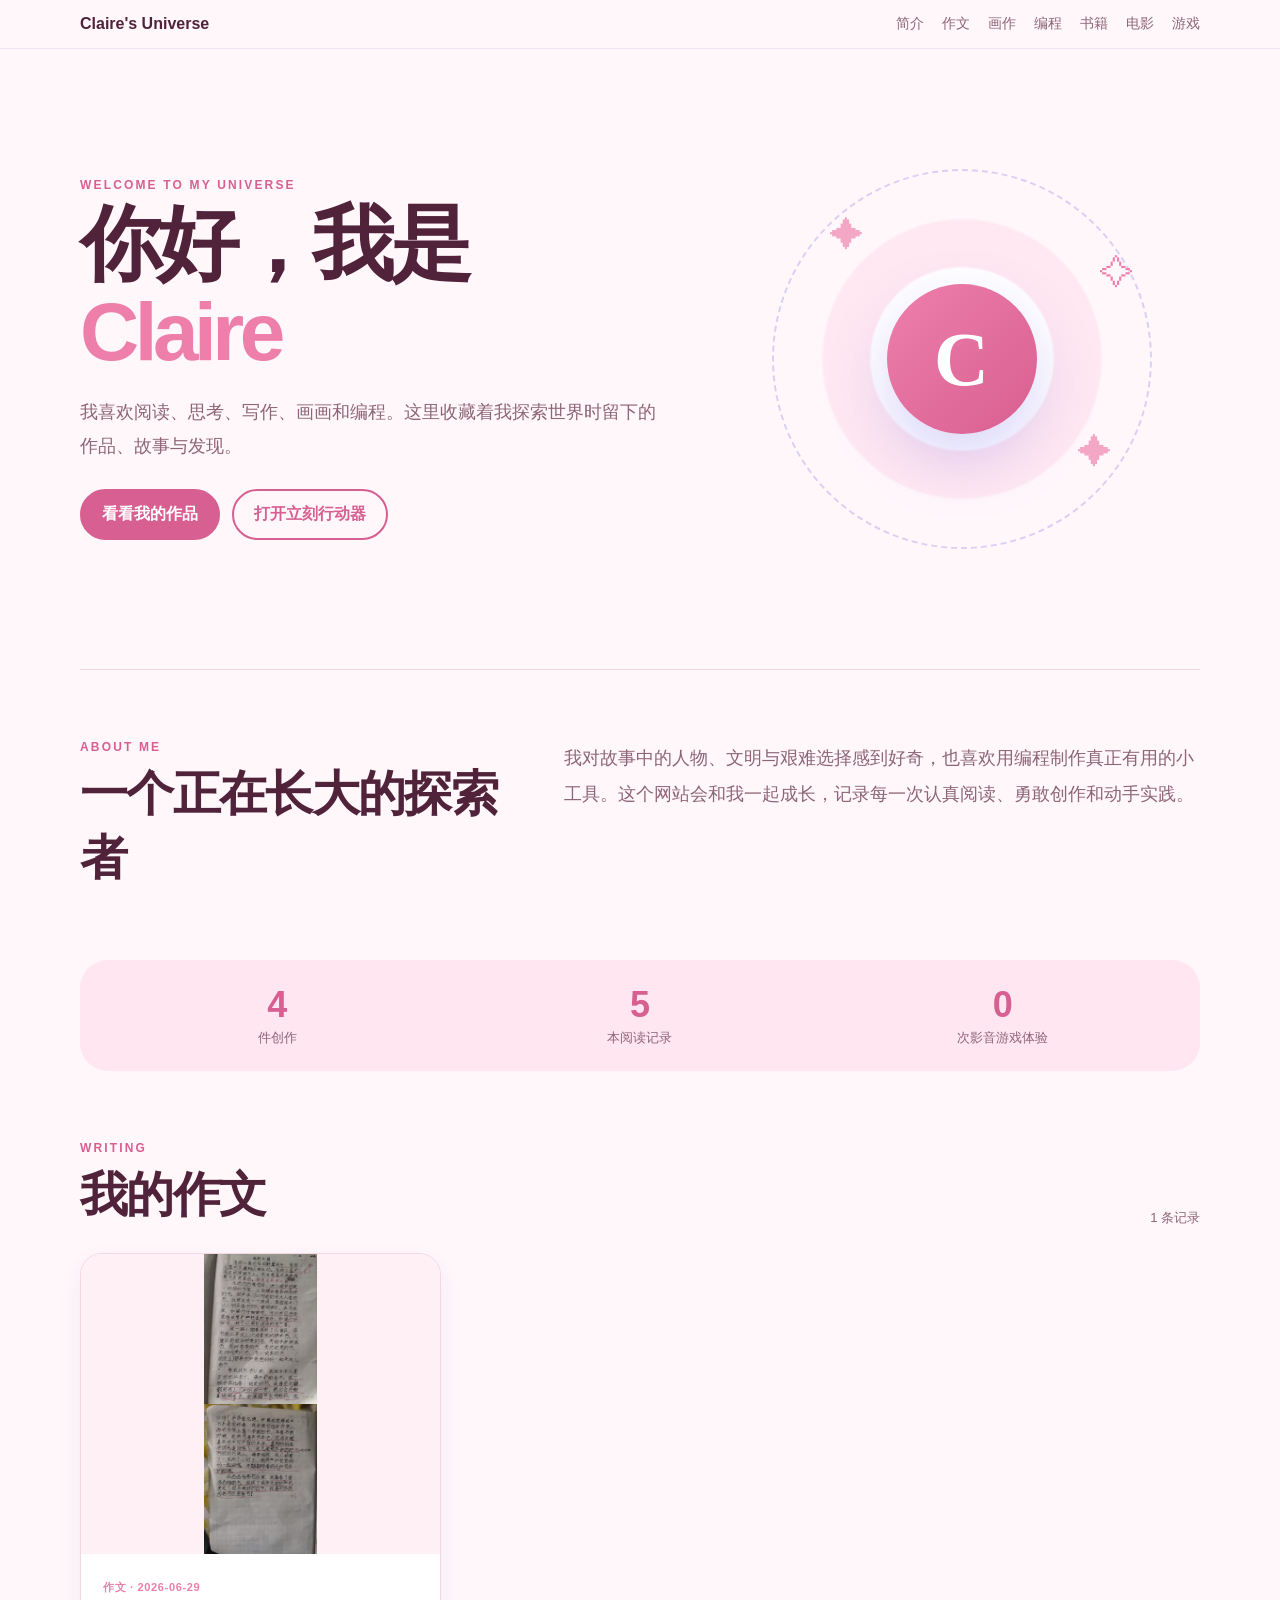
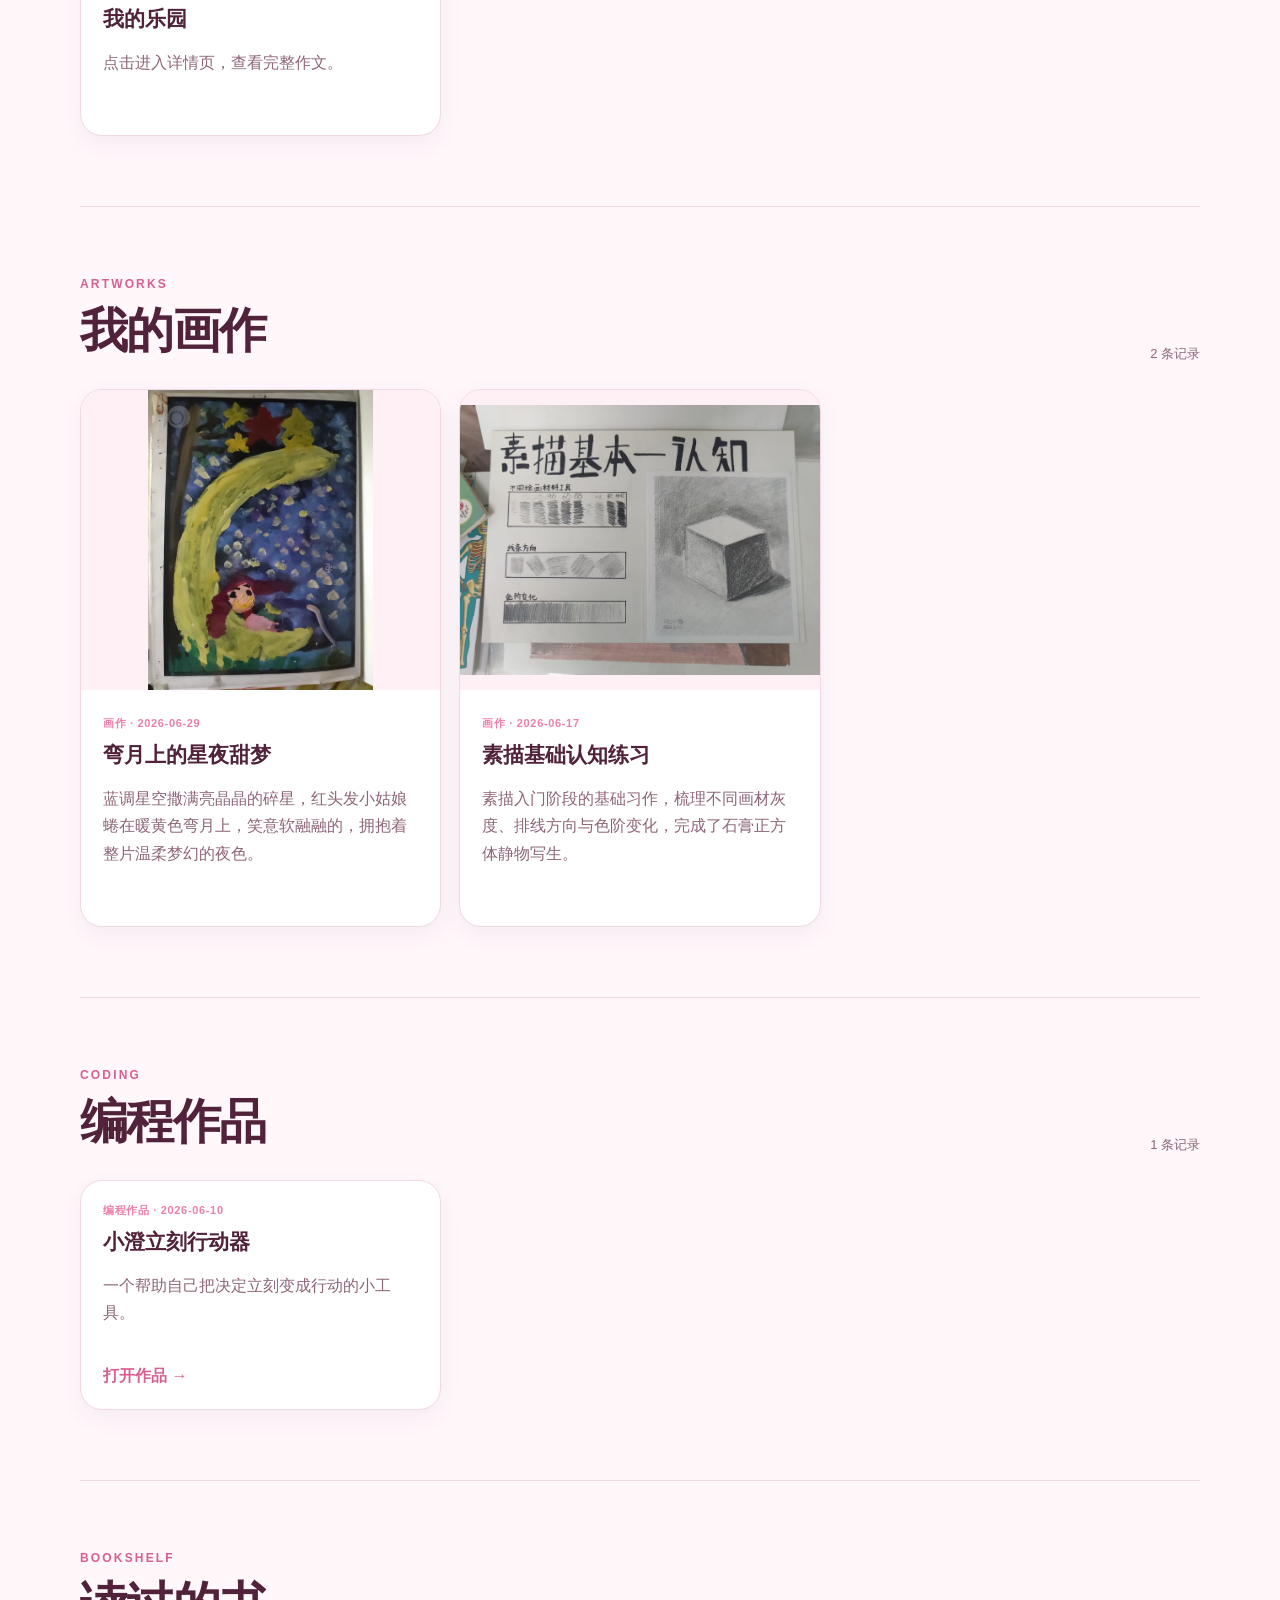
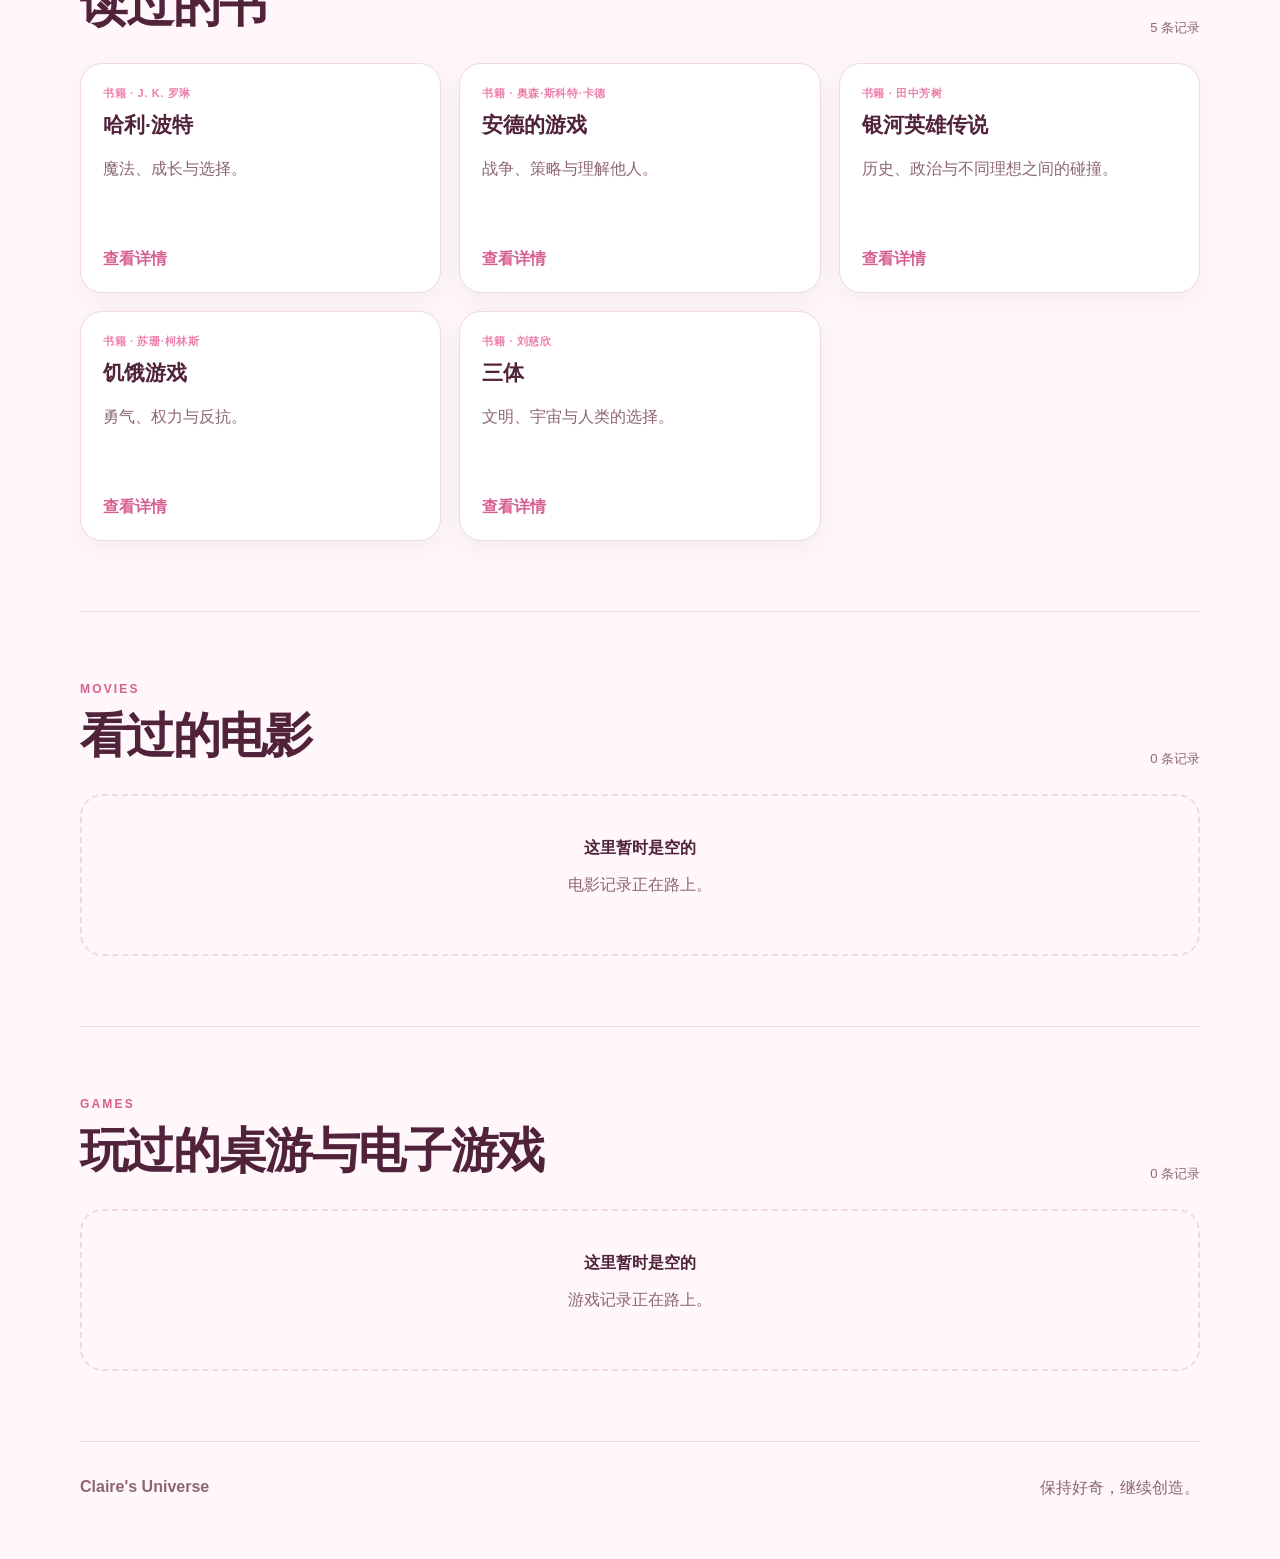
<file: index.html>
<!doctype html>
<html lang="zh-CN">
<head>
  <meta charset="utf-8">
  <meta name="viewport" content="width=device-width, initial-scale=1">
  <meta name="description" content="Claire 的个人作品与阅读记录">
  <title>Claire 的小宇宙</title>
  <link rel="stylesheet" href="site.css?v=20260611-2">
</head>
<body>
  <header class="topbar">
    <a class="brand" href="#home">Claire's Universe</a>
    <button id="menu-button" aria-label="打开导航">菜单</button>
    <nav id="nav">
      <a href="#about">简介</a>
      <a href="#compositions">作文</a>
      <a href="#artworks">画作</a>
      <a href="#projects">编程</a>
      <a href="#books">书籍</a>
      <a href="#movies">电影</a>
      <a href="#games">游戏</a>
    </nav>
  </header>

  <main>
    <section id="home" class="hero">
      <div class="hero-copy">
        <p class="kicker">WELCOME TO MY UNIVERSE</p>
        <h1>你好，我是 <span>Claire</span></h1>
        <p>我喜欢阅读、思考、写作、画画和编程。这里收藏着我探索世界时留下的作品、故事与发现。</p>
        <div class="hero-actions">
          <a class="button primary" href="#projects">看看我的作品</a>
          <a class="button ghost" href="doit/">打开立刻行动器</a>
        </div>
      </div>
      <div class="orbit" aria-hidden="true">
        <div class="planet">C</div>
        <span class="star s1">✦</span><span class="star s2">✦</span><span class="star s3">✧</span>
      </div>
    </section>

    <section id="about" class="about section">
      <div>
        <p class="kicker">ABOUT ME</p>
        <h2>一个正在长大的探索者</h2>
      </div>
      <p class="about-text">我对故事中的人物、文明与艰难选择感到好奇，也喜欢用编程制作真正有用的小工具。这个网站会和我一起成长，记录每一次认真阅读、勇敢创作和动手实践。</p>
    </section>

    <section class="stats section">
      <div><strong id="work-count">0</strong><span>件创作</span></div>
      <div><strong id="book-count">0</strong><span>本阅读记录</span></div>
      <div><strong id="experience-count">0</strong><span>次影音游戏体验</span></div>
    </section>

    <div id="collections"></div>
  </main>

  <footer>
    <strong>Claire's Universe</strong>
    <span>保持好奇，继续创造。</span>
  </footer>

  <dialog id="detail-dialog">
    <button id="close-dialog" aria-label="关闭">×</button>
    <p id="dialog-meta" class="kicker"></p>
    <h2 id="dialog-title"></h2>
    <img id="dialog-image" alt="">
    <p id="dialog-content"></p>
  </dialog>

  <script src="compositions-data.js?v=20260629191328"></script>
  <script src="artworks-data.js?v=20260629191537"></script>
  <script src="data.js?v=20260611-4"></script>
  <script src="site.js?v=20260629-4"></script>
</body>
</html>
</file>
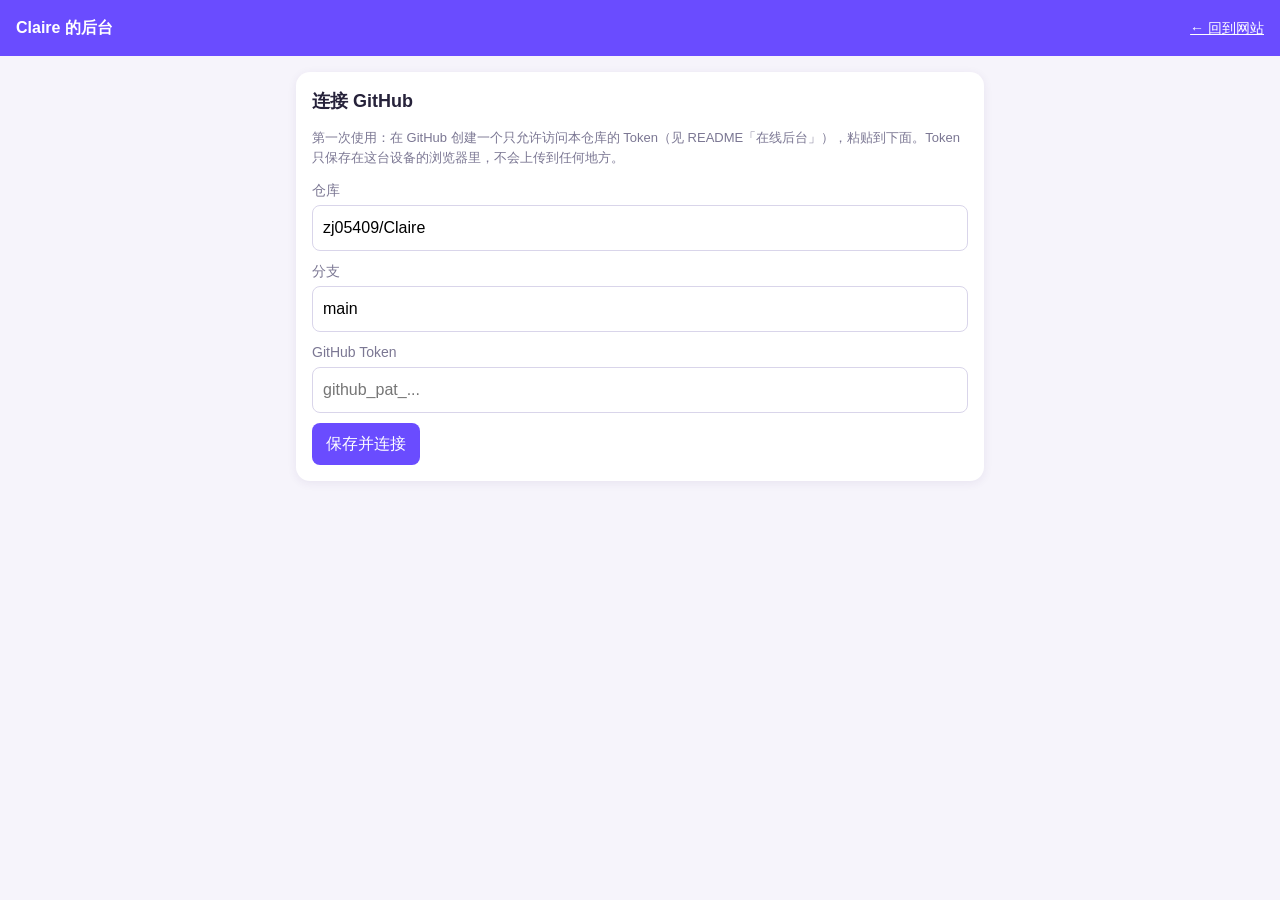
<file: admin/index.html>
<!doctype html>
<html lang="zh-CN">
<head>
  <meta charset="utf-8">
  <meta name="viewport" content="width=device-width, initial-scale=1">
  <meta name="robots" content="noindex,nofollow">
  <title>Claire 的后台</title>
  <style>
    :root { --bg:#f6f4fb; --card:#fff; --ink:#26223a; --muted:#7b7793; --brand:#6a4cff; --danger:#d63c5a; --ok:#1f9d63; }
    * { box-sizing: border-box; }
    body { margin:0; font-family: -apple-system, "PingFang SC", "Microsoft YaHei", sans-serif; background:var(--bg); color:var(--ink); line-height:1.5; }
    header { padding:16px; background:var(--brand); color:#fff; display:flex; justify-content:space-between; align-items:center; }
    header a { color:#fff; font-size:14px; }
    main { max-width:720px; margin:0 auto; padding:16px; }
    .card { background:var(--card); border-radius:14px; padding:16px; margin-bottom:16px; box-shadow:0 2px 10px rgba(60,40,120,.08); }
    h2 { margin:0 0 12px; font-size:18px; }
    label { display:block; font-size:14px; color:var(--muted); margin:10px 0 4px; }
    input[type=text], input[type=password], input[type=date], textarea { width:100%; padding:10px; border:1px solid #d9d5ea; border-radius:8px; font:inherit; }
    textarea { min-height:70px; }
    button { font:inherit; padding:9px 14px; border:0; border-radius:8px; background:#ece8ff; color:var(--brand); cursor:pointer; }
    button.primary { background:var(--brand); color:#fff; }
    button.danger { background:#fde8ec; color:var(--danger); }
    button:disabled { opacity:.5; cursor:default; }
    .tabs { display:flex; gap:8px; margin-bottom:16px; }
    .tabs button { flex:1; }
    .tabs button.active { background:var(--brand); color:#fff; }
    .row { display:flex; gap:8px; flex-wrap:wrap; align-items:center; margin-top:10px; }
    .photos { display:grid; grid-template-columns:repeat(auto-fill,minmax(140px,1fr)); gap:10px; margin-top:10px; }
    .photo { border:1px solid #e3dff2; border-radius:10px; padding:6px; text-align:center; }
    .photo canvas, .photo img { width:100%; height:120px; object-fit:contain; background:#f3f1fa; border-radius:6px; }
    .photo .btns { display:flex; flex-wrap:wrap; gap:4px; justify-content:center; margin-top:6px; }
    .photo .btns button { padding:4px 8px; font-size:13px; }
    .item { display:flex; gap:10px; align-items:center; padding:8px 0; border-bottom:1px solid #eee; }
    .item img { width:56px; height:56px; object-fit:cover; border-radius:8px; }
    .item div { flex:1; min-width:0; }
    .item small { color:var(--muted); }
    #status { position:sticky; bottom:8px; padding:10px 14px; border-radius:10px; background:#26223a; color:#fff; display:none; }
    #status.ok { background:var(--ok); } #status.err { background:var(--danger); }
    .hint { font-size:13px; color:var(--muted); }
    .hidden { display:none !important; }
  </style>
</head>
<body>
<header>
  <strong>Claire 的后台</strong>
  <a href="../">← 回到网站</a>
</header>
<main>
  <section class="card" id="login-card">
    <h2>连接 GitHub</h2>
    <p class="hint">第一次使用：在 GitHub 创建一个只允许访问本仓库的 Token（见 README「在线后台」），粘贴到下面。Token 只保存在这台设备的浏览器里，不会上传到任何地方。</p>
    <label>仓库</label><input type="text" id="repo" value="zj05409/Claire">
    <label>分支</label><input type="text" id="branch" value="main">
    <label>GitHub Token</label><input type="password" id="token" placeholder="github_pat_...">
    <div class="row"><button class="primary" id="save-token">保存并连接</button><button id="logout" class="hidden">退出（清除 Token）</button></div>
  </section>

  <div id="app" class="hidden">
    <div class="tabs">
      <button data-tab="comp" class="active">发布作文</button>
      <button data-tab="art">发布画作</button>
      <button data-tab="manage">管理内容</button>
    </div>

    <section class="card tab" id="tab-comp">
      <h2>发布作文</h2>
      <p class="hint">选择或拍摄两张以上作文照片，会自动按顺序拼成一张长图。</p>
      <div class="row">
        <input type="file" id="comp-files" accept="image/*" multiple>
        <input type="file" id="comp-camera" accept="image/*" capture="environment" class="hidden">
        <button id="comp-cam-btn">拍照添加</button>
      </div>
      <div class="photos" id="comp-photos"></div>
      <label>标题</label><input type="text" id="comp-title" placeholder="作文题目">
      <label>日期</label><input type="date" id="comp-date">
      <label>简介（可不填）</label><textarea id="comp-summary" placeholder="点击进入详情页，查看完整作文。"></textarea>
      <div class="row"><button class="primary" id="comp-publish">发布作文</button></div>
    </section>

    <section class="card tab hidden" id="tab-art">
      <h2>发布画作</h2>
      <div class="row">
        <input type="file" id="art-file" accept="image/*">
        <input type="file" id="art-camera" accept="image/*" capture="environment" class="hidden">
        <button id="art-cam-btn">拍照</button>
      </div>
      <div class="photos" id="art-photos"></div>
      <label>画作名称</label><input type="text" id="art-title">
      <label>日期</label><input type="date" id="art-date">
      <label>介绍（可不填）</label><textarea id="art-summary"></textarea>
      <div class="row"><button class="primary" id="art-publish">发布画作</button></div>
    </section>

    <section class="card tab hidden" id="tab-manage">
      <h2>已发布作文</h2><div id="list-comp"></div>
      <h2 style="margin-top:20px">已发布画作</h2><div id="list-art"></div>
      <p class="hint">删除会同时移除网站记录和图片，发布后约 1 分钟生效。GitHub 保留历史，误删可恢复。</p>
    </section>
  </div>
  <div id="status"></div>
</main>

<script>
"use strict";
const $ = (s) => document.querySelector(s);
const LS = {
  get(k, d) { try { return localStorage.getItem(k) ?? d; } catch { return d; } },
  set(k, v) { try { localStorage.setItem(k, v); } catch {} },
  del(k) { try { localStorage.removeItem(k); } catch {} },
};
const CFG = {
  comp: { file: "compositions-data.js", varName: "CLAIRE_COMPOSITIONS", dir: "assets/compositions", prefix: "composition", param: "compositions-data.js", label: "作文" },
  art:  { file: "artworks-data.js", varName: "CLAIRE_ARTWORKS", dir: "assets/artworks", prefix: "artwork", param: "artworks-data.js", label: "画作" },
};
const today = () => { const d = new Date(); return `${d.getFullYear()}-${String(d.getMonth()+1).padStart(2,"0")}-${String(d.getDate()).padStart(2,"0")}`; };
const stamp = () => { const d = new Date(), p = (n) => String(n).padStart(2, "0"); return `${d.getFullYear()}${p(d.getMonth()+1)}${p(d.getDate())}${p(d.getHours())}${p(d.getMinutes())}${p(d.getSeconds())}`; };
const rand8 = () => Array.from(crypto.getRandomValues(new Uint8Array(4)), (b) => b.toString(16).padStart(2, "0")).join("");

function status(msg, kind = "") { const s = $("#status"); s.textContent = msg; s.className = kind; s.style.display = msg ? "block" : "none"; }

/* ---------- GitHub API ---------- */
const gh = {
  repo: () => LS.get("gh_repo", "zj05409/Claire"),
  branch: () => LS.get("gh_branch", "main"),
  async api(path, opts = {}) {
    const res = await fetch(`https://api.github.com/repos/${gh.repo()}${path}`, {
      ...opts,
      headers: { Accept: "application/vnd.github+json", Authorization: `Bearer ${LS.get("gh_token", "")}`, "Content-Type": "application/json" },
    });
    if (!res.ok) {
      let detail = ""; try { detail = (await res.json()).message; } catch {}
      if (res.status === 401) throw new Error("Token 无效或已过期，请重新连接。");
      if (res.status === 403 || res.status === 404) throw new Error(`没有权限访问仓库（${res.status}）：请检查 Token 权限是否包含 Contents 读写。${detail}`);
      throw new Error(`GitHub 错误 ${res.status}：${detail}`);
    }
    return res.status === 204 ? null : res.json();
  },
  async head() {
    const ref = await gh.api(`/git/ref/heads/${gh.branch()}`);
    const commit = await gh.api(`/git/commits/${ref.object.sha}`);
    return { commitSha: ref.object.sha, treeSha: commit.tree.sha };
  },
  async readText(path, commitSha) {
    const f = await gh.api(`/contents/${path.split("/").map(encodeURIComponent).join("/")}?ref=${commitSha}`);
    const bin = atob(f.content.replace(/\n/g, ""));
    return new TextDecoder().decode(Uint8Array.from(bin, (c) => c.charCodeAt(0)));
  },
  async listTree(treeSha) { return (await gh.api(`/git/trees/${treeSha}?recursive=1`)).tree; },
  // files: [{path, text? , base64? , delete?}] -> one atomic commit
  async commit(head, files, message) {
    const entries = [];
    for (const f of files) {
      if (f.delete) { entries.push({ path: f.path, mode: "100644", type: "blob", sha: null }); continue; }
      const blob = await gh.api("/git/blobs", { method: "POST", body: JSON.stringify(
        f.base64 ? { content: f.base64, encoding: "base64" } : { content: f.text, encoding: "utf-8" }) });
      entries.push({ path: f.path, mode: "100644", type: "blob", sha: blob.sha });
    }
    const tree = await gh.api("/git/trees", { method: "POST", body: JSON.stringify({ base_tree: head.treeSha, tree: entries }) });
    const commit = await gh.api("/git/commits", { method: "POST", body: JSON.stringify({ message, tree: tree.sha, parents: [head.commitSha] }) });
    await gh.api(`/git/refs/heads/${gh.branch()}`, { method: "PATCH", body: JSON.stringify({ sha: commit.sha }) });
  },
};

/* ---------- data files ---------- */
function parseItems(text, varName) {
  const m = text.match(new RegExp(`window\\.${varName}\\s*=\\s*(\\[[\\s\\S]*\\]);\\s*$`));
  if (!m) throw new Error("无法读取数据文件格式。");
  return JSON.parse(m[1]);
}
function serializeItems(cfg, items, ver) {
  return `window.${cfg.varName}_VERSION = "${ver}";\nwindow.${cfg.varName} = ${JSON.stringify(items, null, 2)};\n`;
}
function bumpVersion(html, param, ver) {
  return html.replace(new RegExp(`${param.replace(".", "\\.")}\\?v=[^"']+`, "g"), `${param}?v=${ver}`);
}
// Build the file changes for a modified list (add/remove) on a given head.
async function buildDataFiles(kind, head, mutate) {
  const cfg = CFG[kind], ver = stamp();
  const items = parseItems(await gh.readText(cfg.file, head.commitSha), cfg.varName);
  const next = mutate(items);
  const files = [{ path: cfg.file, text: serializeItems(cfg, next, ver) }];
  for (const page of ["index.html", "composition.html"]) {
    let html; try { html = await gh.readText(page, head.commitSha); } catch { continue; }
    const updated = bumpVersion(html, cfg.param, ver);
    if (updated !== html) files.push({ path: page, text: updated });
  }
  return { files, items: next };
}

/* ---------- image handling ---------- */
async function loadCanvas(file, maxSide) {
  const bmp = await createImageBitmap(file, { imageOrientation: "from-image" });
  const scale = Math.min(1, maxSide / Math.max(bmp.width, bmp.height));
  const c = document.createElement("canvas");
  c.width = Math.round(bmp.width * scale); c.height = Math.round(bmp.height * scale);
  c.getContext("2d").drawImage(bmp, 0, 0, c.width, c.height);
  bmp.close?.();
  return c;
}
function rotateCanvas(c, deg) {
  const r = document.createElement("canvas");
  const swap = deg % 180 !== 0;
  r.width = swap ? c.height : c.width; r.height = swap ? c.width : c.height;
  const ctx = r.getContext("2d");
  ctx.translate(r.width / 2, r.height / 2); ctx.rotate(deg * Math.PI / 180);
  ctx.drawImage(c, -c.width / 2, -c.height / 2);
  return r;
}
function stitchCanvases(list, maxWidth = 1800) {
  const width = Math.min(maxWidth, ...list.map((c) => c.width));
  const heights = list.map((c) => Math.round(c.height * width / c.width));
  const out = document.createElement("canvas");
  out.width = width; out.height = heights.reduce((a, b) => a + b, 0);
  const ctx = out.getContext("2d"); ctx.fillStyle = "#fff"; ctx.fillRect(0, 0, out.width, out.height);
  let y = 0; list.forEach((c, i) => { ctx.drawImage(c, 0, y, width, heights[i]); y += heights[i]; });
  return out;
}
const toBase64Jpeg = (canvas, q = 0.86) => new Promise((res, rej) => canvas.toBlob((b) => {
  if (!b) return rej(new Error("图片编码失败"));
  const r = new FileReader(); r.onload = () => res(r.result.split(",")[1]); r.readAsDataURL(b);
}, "image/jpeg", q));

/* ---------- photo list widget ---------- */
function photoList(container, multi) {
  const photos = []; // {canvas}
  const render = () => {
    container.innerHTML = "";
    photos.forEach((p, i) => {
      const box = document.createElement("div"); box.className = "photo";
      const thumb = document.createElement("canvas"); thumb.width = p.canvas.width; thumb.height = p.canvas.height;
      thumb.getContext("2d").drawImage(p.canvas, 0, 0);
      const btns = document.createElement("div"); btns.className = "btns";
      const add = (t, fn, cls = "") => { const b = document.createElement("button"); b.textContent = t; b.className = cls; b.onclick = fn; btns.append(b); };
      if (multi) { add("↑", () => move(i, -1)); add("↓", () => move(i, 1)); }
      add("↻", () => { p.canvas = rotateCanvas(p.canvas, 90); render(); });
      add("↺", () => { p.canvas = rotateCanvas(p.canvas, 270); render(); });
      add("删", () => { photos.splice(i, 1); render(); }, "danger");
      const label = document.createElement("small"); label.textContent = multi ? `第 ${i + 1} 张` : "";
      box.append(thumb, label, btns); container.append(box);
    });
  };
  const move = (i, d) => { const j = i + d; if (j < 0 || j >= photos.length) return; [photos[i], photos[j]] = [photos[j], photos[i]]; render(); };
  return {
    photos,
    async addFiles(files, maxSide) {
      for (const f of files) photos.push({ canvas: await loadCanvas(f, maxSide) });
      render();
    },
    clear() { photos.length = 0; render(); },
  };
}
const compList = photoList($("#comp-photos"), true);
const artList = photoList($("#art-photos"), false);

/* ---------- publish ---------- */
let busy = false;
async function guarded(fn) {
  if (busy) return; busy = true;
  document.querySelectorAll("button").forEach((b) => b.disabled = true);
  try { await fn(); } catch (e) { console.error(e); status(e.message || String(e), "err"); }
  finally { busy = false; document.querySelectorAll("button").forEach((b) => b.disabled = false); }
}

async function publish(kind) {
  const isComp = kind === "comp", cfg = CFG[kind];
  const list = isComp ? compList : artList;
  const title = $(isComp ? "#comp-title" : "#art-title").value.trim();
  const date = $(isComp ? "#comp-date" : "#art-date").value || today();
  const summaryIn = $(isComp ? "#comp-summary" : "#art-summary").value.trim();
  if (!list.photos.length) throw new Error(isComp ? "请先添加作文照片。" : "请先选择画作图片。");
  if (isComp && list.photos.length < 2 && !confirm("只有一张照片，确定发布吗？")) return;
  if (!title) throw new Error("请填写标题。");

  status("正在处理图片……");
  const canvas = isComp ? stitchCanvases(list.photos.map((p) => p.canvas)) : list.photos[0].canvas;
  const base64 = await toBase64Jpeg(canvas);
  const slug = `${cfg.prefix}-${date}-${rand8()}`;
  const imagePath = `${cfg.dir}/${slug}.jpg`;
  const summary = summaryIn || (isComp ? "点击进入详情页，查看完整作文。" : `Claire 的画作《${title}》。`);

  status("正在上传到 GitHub……");
  const head = await gh.head();
  const { files } = await buildDataFiles(kind, head, (items) => [{ slug, title, date, summary, image: imagePath }, ...items]);
  files.push({ path: imagePath, base64 });
  await gh.commit(head, files, `Publish ${isComp ? "composition" : "artwork"}: ${title}`);
  list.clear();
  for (const id of isComp ? ["#comp-title", "#comp-summary"] : ["#art-title", "#art-summary"]) $(id).value = "";
  status(`✅ 已发布《${title}》，约 1 分钟后网站更新。`, "ok");
}

/* ---------- manage ---------- */
async function loadManage() {
  status("正在读取已发布内容……");
  const head = await gh.head();
  for (const kind of ["comp", "art"]) {
    const cfg = CFG[kind], box = $(kind === "comp" ? "#list-comp" : "#list-art");
    const items = parseItems(await gh.readText(cfg.file, head.commitSha), cfg.varName);
    box.innerHTML = items.length ? "" : '<p class="hint">暂无内容</p>';
    for (const it of items) {
      const row = document.createElement("div"); row.className = "item";
      const img = document.createElement("img"); img.src = `../${it.image}`; img.loading = "lazy"; img.alt = "";
      const info = document.createElement("div");
      const t = document.createElement("strong"); t.textContent = it.title;
      const s = document.createElement("small"); s.textContent = it.date;
      info.append(t, document.createElement("br"), s);
      const del = document.createElement("button"); del.className = "danger"; del.textContent = "删除";
      del.onclick = () => guarded(() => remove(kind, it));
      row.append(img, info, del); box.append(row);
    }
  }
  status("");
}
async function remove(kind, item) {
  if (!confirm(`确定删除《${item.title}》吗？`)) return;
  const cfg = CFG[kind];
  status("正在删除……");
  const head = await gh.head();
  const { files } = await buildDataFiles(kind, head, (items) => items.filter((x) => x.slug !== item.slug));
  const tree = await gh.listTree(head.treeSha);
  tree.filter((n) => n.type === "blob" && n.path.startsWith(`${cfg.dir}/${item.slug}`))
      .forEach((n) => files.push({ path: n.path, delete: true }));
  await gh.commit(head, files, `Delete ${cfg.label}: ${item.title}`);
  await loadManage();
  status(`✅ 已删除《${item.title}》。`, "ok");
}

/* ---------- wiring ---------- */
function showApp(on) {
  $("#app").classList.toggle("hidden", !on);
  $("#logout").classList.toggle("hidden", !on);
  $("#login-card").classList.toggle("hidden", on);
}
$("#repo").value = LS.get("gh_repo", "zj05409/Claire");
$("#branch").value = LS.get("gh_branch", "main");
$("#comp-date").value = $("#art-date").value = today();
if (LS.get("gh_token")) showApp(true);

$("#save-token").onclick = () => guarded(async () => {
  const token = $("#token").value.trim();
  if (!token) throw new Error("请粘贴 Token。");
  LS.set("gh_token", token); LS.set("gh_repo", $("#repo").value.trim()); LS.set("gh_branch", $("#branch").value.trim());
  try { await gh.head(); } catch (e) { LS.del("gh_token"); throw e; }
  $("#token").value = ""; showApp(true); status("✅ 已连接。", "ok");
});
$("#logout").onclick = () => { LS.del("gh_token"); showApp(false); status(""); };

document.querySelectorAll(".tabs button").forEach((b) => b.onclick = () => {
  document.querySelectorAll(".tabs button").forEach((x) => x.classList.toggle("active", x === b));
  document.querySelectorAll(".tab").forEach((t) => t.classList.toggle("hidden", t.id !== `tab-${b.dataset.tab}`));
  if (b.dataset.tab === "manage") guarded(loadManage);
});
const addFiles = (list, max) => (e) => guarded(async () => { status("正在读取图片……"); await list.addFiles(e.target.files, max); e.target.value = ""; status(""); });
$("#comp-files").onchange = addFiles(compList, 2400);
$("#comp-camera").onchange = addFiles(compList, 2400);
$("#comp-cam-btn").onclick = () => $("#comp-camera").click();
$("#art-file").onchange = (e) => guarded(async () => { artList.clear(); await artList.addFiles(e.target.files, 2400); e.target.value = ""; });
$("#art-camera").onchange = (e) => guarded(async () => { artList.clear(); await artList.addFiles(e.target.files, 2400); e.target.value = ""; });
$("#art-cam-btn").onclick = () => $("#art-camera").click();
$("#comp-publish").onclick = () => guarded(() => publish("comp"));
$("#art-publish").onclick = () => guarded(() => publish("art"));
</script>
</body>
</html>
</file>
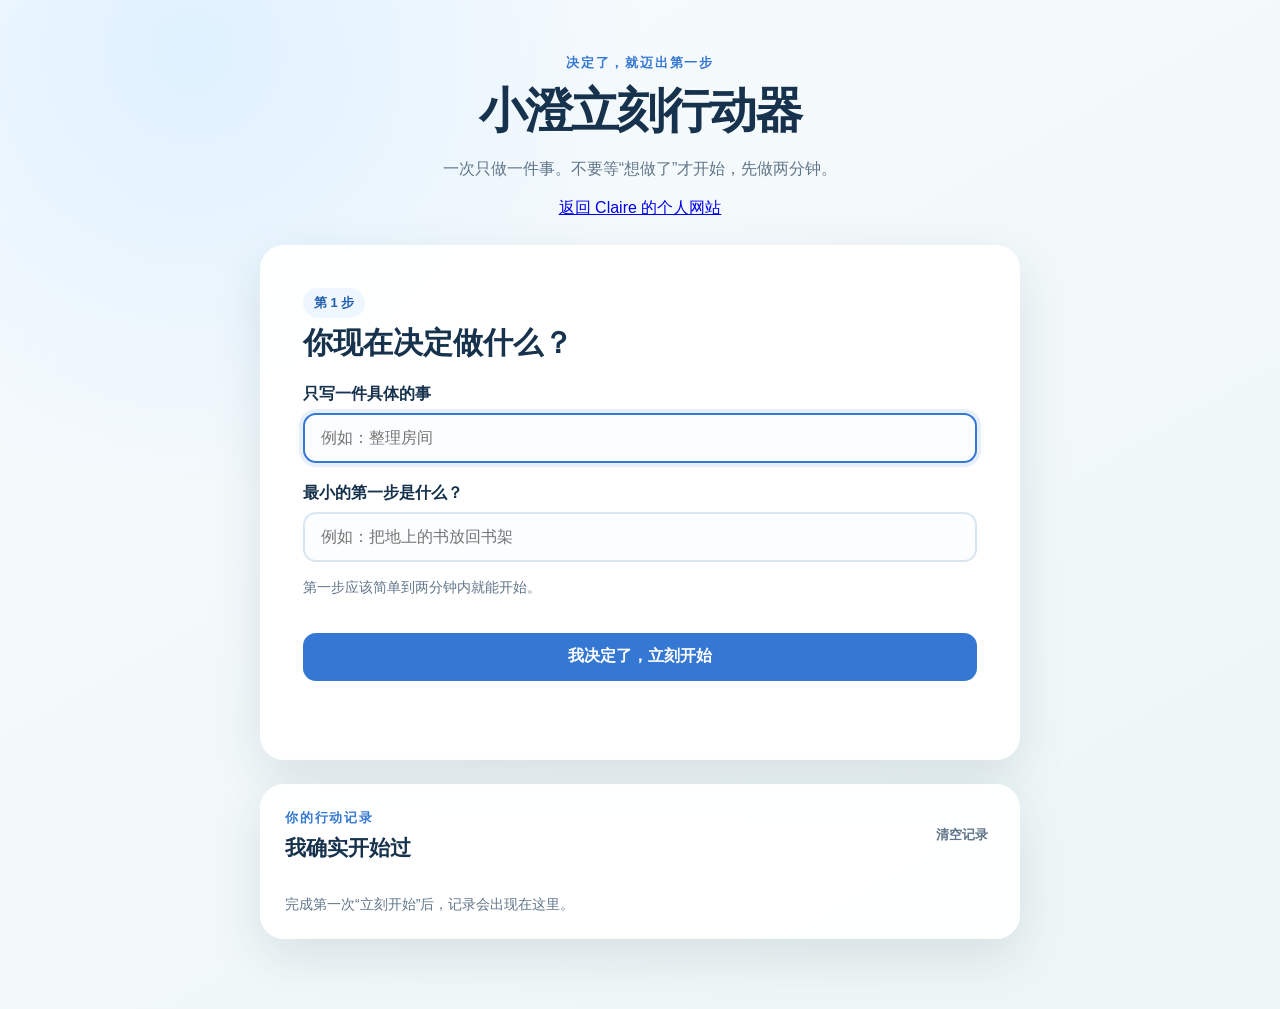
<file: doit/index.html>
<!doctype html>
<html lang="zh-CN">
<head>
  <meta charset="utf-8">
  <meta name="viewport" content="width=device-width, initial-scale=1">
  <title>小澄立刻行动器</title>
  <link rel="stylesheet" href="style.css">
</head>
<body>
  <main class="app">
    <header>
      <p class="eyebrow">决定了，就迈出第一步</p>
      <h1>小澄立刻行动器</h1>
      <p class="intro">一次只做一件事。不要等“想做了”才开始，先做两分钟。</p>
      <p><a href="../">返回 Claire 的个人网站</a></p>
    </header>
    <section id="decide-screen" class="card screen active" aria-labelledby="decide-title">
      <div class="step-label">第 1 步</div>
      <h2 id="decide-title">你现在决定做什么？</h2>
      <label for="task">只写一件具体的事</label>
      <input id="task" maxlength="60" autocomplete="off" placeholder="例如：整理房间">
      <label for="first-action">最小的第一步是什么？</label>
      <input id="first-action" maxlength="80" autocomplete="off" placeholder="例如：把地上的书放回书架">
      <p class="hint">第一步应该简单到两分钟内就能开始。</p>
      <button id="decide-button" class="primary">我决定了，立刻开始</button>
      <p id="form-message" class="message" role="alert"></p>
    </section>
    <section id="launch-screen" class="card screen" aria-labelledby="launch-title">
      <div class="step-label">第 2 步</div>
      <h2 id="launch-title">现在离开屏幕，去做第一步</h2>
      <p class="task-line">要做：<strong id="launch-task"></strong></p>
      <p class="action-line">第一步：<strong id="launch-action"></strong></p>
      <div id="countdown" class="countdown" aria-live="polite">5</div>
      <p class="launch-note">倒计时结束后，马上站起来。先做两分钟就算成功开始。</p>
      <button id="started-button" class="primary hidden">我已经开始了</button>
    </section>
    <section id="doing-screen" class="card screen" aria-labelledby="doing-title">
      <div class="step-label">正在行动</div>
      <h2 id="doing-title">很好，不用一次全部做完</h2>
      <p class="task-line">正在做：<strong id="doing-task"></strong></p>
      <div class="timer-wrap"><span>已经行动</span><strong id="timer">00:00</strong></div>
      <p class="hint center">完成第一步后，可以继续做；需要休息也没关系。</p>
      <div class="button-row">
        <button id="finish-button" class="primary">完成了</button>
        <button id="pause-button" class="secondary">已经开始，稍后继续</button>
      </div>
    </section>
    <section id="done-screen" class="card screen" aria-labelledby="done-title">
      <div class="success-mark">✓</div>
      <h2 id="done-title">你把决定变成了行动</h2>
      <p id="done-summary" class="done-summary"></p>
      <button id="new-button" class="primary">决定下一件事</button>
    </section>
    <section class="history card">
      <div class="history-heading"><div><p class="eyebrow">你的行动记录</p><h2>我确实开始过</h2></div><button id="clear-button" class="text-button">清空记录</button></div>
      <ul id="history-list"></ul>
      <p id="empty-history" class="empty-history">完成第一次“立刻开始”后，记录会出现在这里。</p>
    </section>
  </main>
  <script src="app.js"></script>
</body>
</html>
</file>
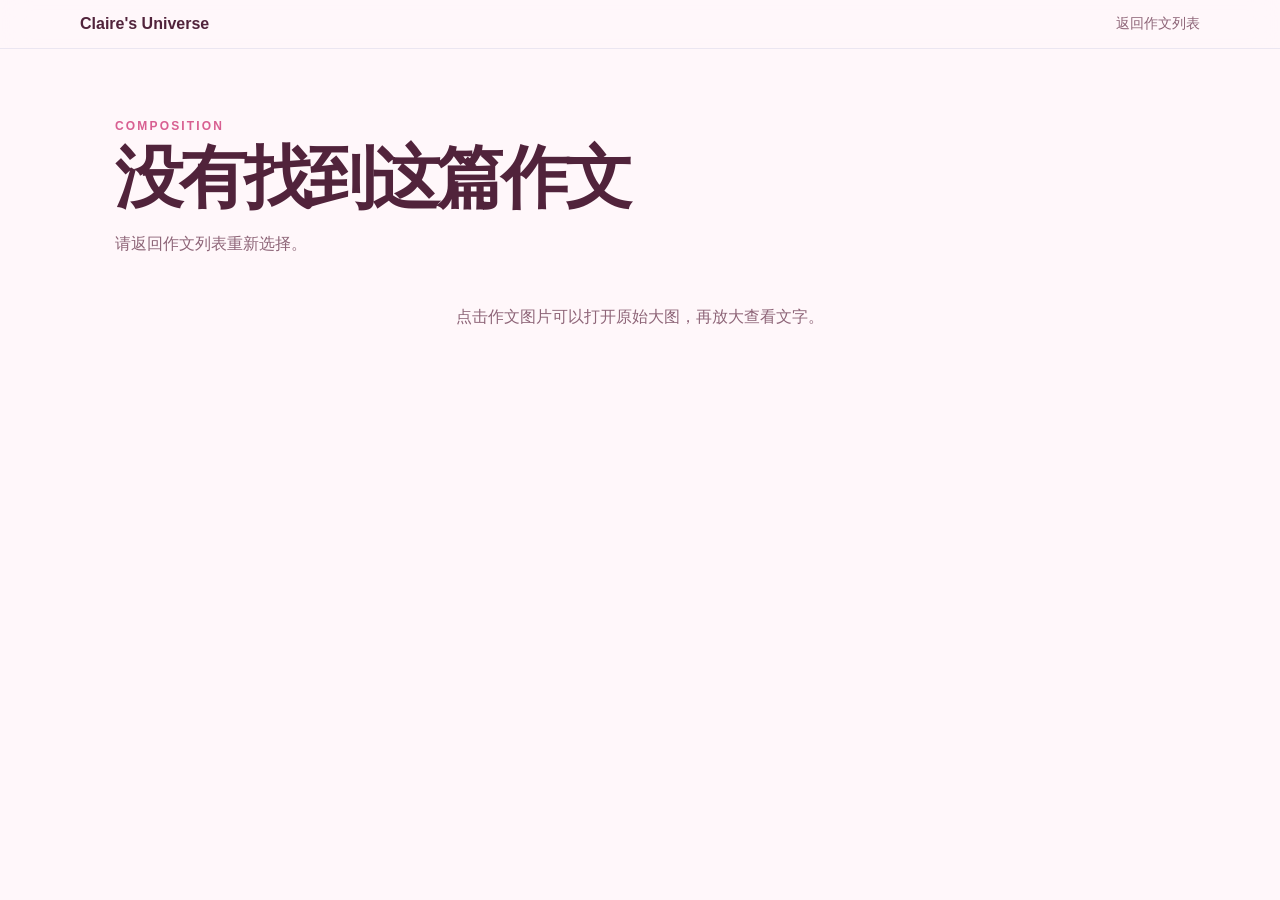
<file: composition.html>
<!doctype html>
<html lang="zh-CN">
<head>
  <meta charset="utf-8">
  <meta name="viewport" content="width=device-width, initial-scale=1">
  <meta http-equiv="Cache-Control" content="no-cache, no-store, must-revalidate">
  <title>作文详情 · Claire 的小宇宙</title>
  <link rel="stylesheet" href="site.css?v=20260611-3">
</head>
<body>
  <header class="topbar">
    <a class="brand" href="./">Claire's Universe</a>
    <nav><a href="./#compositions">返回作文列表</a></nav>
  </header>
  <main id="composition-detail" class="detail-page">
    <p class="kicker">COMPOSITION</p>
    <h1 id="detail-title">正在加载作文……</h1>
    <p id="detail-meta" class="detail-meta"></p>
    <p id="detail-summary" class="detail-summary"></p>
    <a id="full-image-link" target="_blank" rel="noopener" title="点击查看原始大图">
      <img id="full-composition-image" alt="">
    </a>
    <p class="zoom-hint">点击作文图片可以打开原始大图，再放大查看文字。</p>
  </main>
  <script src="compositions-data.js?v=20260629191328"></script>
  <script src="data.js?v=20260611-4"></script>
  <script src="composition.js?v=20260611-5"></script>
</body>
</html>
</file>
<file: site.css>
:root {
  --ink: #51233b;
  --muted: #8e6578;
  --paper: #fff7fa;
  --lavender: #d85f91;
  --pink: #ee7fab;
  --gold: #f3a7c5;
  --line: #f1d8e2;
  --shadow: 0 18px 50px rgba(151, 65, 103, .14);
}

* { box-sizing: border-box; }
html { scroll-behavior: smooth; }
body {
  margin: 0;
  color: var(--ink);
  background: var(--paper);
  font-family: "Microsoft YaHei", "PingFang SC", sans-serif;
}
button, a { font: inherit; }
a { color: inherit; }

.topbar {
  position: sticky;
  z-index: 10;
  top: 0;
  display: flex;
  align-items: center;
  justify-content: space-between;
  gap: 20px;
  padding: 15px max(24px, calc((100% - 1120px) / 2));
  border-bottom: 1px solid rgba(231, 227, 239, .8);
  background: rgba(255, 247, 250, .9);
  backdrop-filter: blur(14px);
}
.brand { text-decoration: none; font-weight: 900; }
nav { display: flex; gap: 18px; }
nav a { color: var(--muted); font-size: 14px; text-decoration: none; }
nav a:hover { color: var(--lavender); }
#menu-button { display: none; }

main, footer { overflow: hidden; }
.hero, .section, footer {
  width: min(1120px, calc(100% - 40px));
  margin-inline: auto;
}
.hero {
  display: grid;
  min-height: 620px;
  grid-template-columns: 1.1fr .9fr;
  align-items: center;
  gap: 60px;
  padding: 70px 0;
}
.kicker {
  margin: 0 0 8px;
  color: var(--lavender);
  font-size: 12px;
  font-weight: 900;
  letter-spacing: .18em;
}
h1 { margin: 0; font-size: clamp(44px, 8vw, 82px); line-height: 1.08; letter-spacing: -.055em; }
h1 span { color: var(--pink); }
.hero-copy > p:not(.kicker) { max-width: 650px; color: var(--muted); font-size: 18px; line-height: 1.9; }
.hero-actions { display: flex; flex-wrap: wrap; gap: 12px; margin-top: 26px; }
.button {
  padding: 13px 20px;
  border: 2px solid var(--lavender);
  border-radius: 999px;
  text-decoration: none;
  font-weight: 800;
}
.button.primary { color: white; background: var(--lavender); }
.button.ghost { color: var(--lavender); }

.orbit {
  position: relative;
  display: grid;
  width: min(380px, 78vw);
  aspect-ratio: 1;
  place-items: center;
  margin: auto;
  border: 2px dashed #d9d1f3;
  border-radius: 50%;
  background: radial-gradient(circle, #fff 0 34%, #ffe8f1 35% 52%, transparent 53%);
  animation: float 5s ease-in-out infinite;
}
.planet {
  display: grid;
  width: 150px;
  aspect-ratio: 1;
  place-items: center;
  border-radius: 50%;
  color: white;
  background: linear-gradient(135deg, var(--pink), var(--lavender));
  box-shadow: 0 25px 60px rgba(120, 104, 230, .28);
  font: 900 76px Georgia, serif;
}
.star { position: absolute; color: var(--gold); font-size: 34px; }
.s1 { top: 12%; left: 15%; }.s2 { right: 10%; bottom: 20%; }.s3 { top: 22%; right: 4%; color: var(--pink); }
@keyframes float { 50% { transform: translateY(-9px); } }

.section { padding: 70px 0; }
.about { display: grid; grid-template-columns: .8fr 1.2fr; gap: 60px; border-top: 1px solid var(--line); }
h2 { margin: 0; font-size: clamp(30px, 5vw, 48px); letter-spacing: -.035em; }
.about-text { margin: 0; color: var(--muted); font-size: 18px; line-height: 2; }
.stats {
  display: grid;
  grid-template-columns: repeat(3, 1fr);
  gap: 16px;
  padding: 24px;
  border-radius: 28px;
  background: #ffe6f0;
}
.stats div { display: grid; gap: 3px; text-align: center; }
.stats strong { color: var(--lavender); font-size: 36px; }
.stats span { color: var(--muted); font-size: 13px; }
.collection { border-bottom: 1px solid var(--line); }
.section-heading { display: flex; align-items: end; justify-content: space-between; gap: 20px; margin-bottom: 26px; }
.section-heading span { color: var(--muted); font-size: 13px; }
.grid { display: grid; grid-template-columns: repeat(3, 1fr); gap: 18px; }
.item-card {
  overflow: hidden;
  min-height: 230px;
  border: 1px solid var(--line);
  border-radius: 22px;
  background: white;
  box-shadow: 0 8px 24px rgba(72, 58, 112, .06);
  transition: transform .18s, box-shadow .18s;
}
.item-card:hover { transform: translateY(-4px); box-shadow: var(--shadow); }
.item-card > img { width: 100%; height: 210px; object-fit: cover; }
.composition-card, .artwork-card { cursor: pointer; }
.composition-card > img { height: 300px; object-fit: contain; background: #fff0f5; }
.artwork-card > img { height: 300px; object-fit: contain; background: #fff0f5; }
.card-body { display: flex; height: 100%; flex-direction: column; align-items: flex-start; padding: 22px; }
.card-meta { margin: 0 0 10px; color: var(--pink); font-size: 11px; font-weight: 900; letter-spacing: .06em; }
.card-body h3 { margin: 0; font-size: 21px; }
.card-body > p:not(.card-meta) { flex: 1; color: var(--muted); line-height: 1.7; }
.card-body a, .card-body button {
  border: 0;
  padding: 0;
  color: var(--lavender);
  background: transparent;
  cursor: pointer;
  text-decoration: none;
  font-weight: 900;
}
.empty { grid-column: 1 / -1; padding: 42px; border: 2px dashed var(--line); border-radius: 22px; color: var(--muted); text-align: center; }
.empty strong { color: var(--ink); }
.detail-page { width: min(1050px, calc(100% - 32px)); margin: 0 auto; padding: 70px 0; }
.detail-page h1 { font-size: clamp(38px, 7vw, 68px); }
.detail-meta, .detail-summary, .zoom-hint { color: var(--muted); line-height: 1.8; }
#full-image-link { display: block; margin-top: 28px; }
#full-composition-image { display: block; width: 100%; height: auto; border-radius: 18px; background: white; box-shadow: var(--shadow); }
.zoom-hint { text-align: center; }
footer { display: flex; justify-content: space-between; gap: 20px; padding: 36px 0 60px; color: var(--muted); }

dialog { width: min(920px, calc(100% - 32px)); border: 0; border-radius: 24px; padding: 34px; box-shadow: var(--shadow); }
dialog::backdrop { background: rgba(23, 34, 59, .55); }
#close-dialog { float: right; border: 0; background: transparent; font-size: 28px; cursor: pointer; }
#dialog-image { width: 100%; max-height: 78vh; object-fit: contain; border-radius: 14px; }
#dialog-content { white-space: pre-wrap; color: var(--muted); line-height: 1.9; }

@media (max-width: 800px) {
  #menu-button { display: block; border: 0; padding: 8px; color: var(--lavender); background: transparent; font-weight: 800; }
  nav { position: absolute; top: 58px; right: 16px; display: none; width: 160px; padding: 14px; border: 1px solid var(--line); border-radius: 16px; background: white; box-shadow: var(--shadow); }
  nav.open { display: grid; }
  .hero { min-height: auto; grid-template-columns: 1fr; padding-top: 55px; text-align: center; }
  .hero-actions { justify-content: center; }
  .orbit { width: min(300px, 75vw); }
  .about { grid-template-columns: 1fr; gap: 20px; }
  .grid { grid-template-columns: 1fr; }
  footer { display: grid; }
}
</file>
<file: doit/style.css>
:root {
  --ink: #17324d;
  --muted: #60758a;
  --blue: #3478d4;
  --blue-dark: #235fae;
  --pale: #eef6ff;
  --paper: #ffffff;
  --green: #26845d;
  --line: #d9e5ef;
  --shadow: 0 18px 50px rgba(35, 75, 110, 0.13);
}

* {
  box-sizing: border-box;
}

body {
  margin: 0;
  min-height: 100vh;
  color: var(--ink);
  background:
    radial-gradient(circle at 15% 5%, #dff1ff 0, transparent 28rem),
    linear-gradient(150deg, #f8fbff, #edf6f4);
  font-family: "Microsoft YaHei", "PingFang SC", sans-serif;
}

button,
input {
  font: inherit;
}

.app {
  width: min(760px, calc(100% - 32px));
  margin: 0 auto;
  padding: 54px 0 70px;
}

header {
  margin-bottom: 26px;
  text-align: center;
}

.eyebrow {
  margin: 0 0 7px;
  color: var(--blue);
  font-size: 13px;
  font-weight: 800;
  letter-spacing: 0.14em;
}

h1 {
  margin: 0;
  font-size: clamp(32px, 7vw, 48px);
  letter-spacing: -0.04em;
}

h2 {
  margin: 5px 0 20px;
  font-size: clamp(23px, 5vw, 30px);
}

.intro {
  margin: 12px auto 0;
  color: var(--muted);
  line-height: 1.7;
}

.card {
  border: 1px solid rgba(255, 255, 255, 0.9);
  border-radius: 24px;
  background: rgba(255, 255, 255, 0.94);
  box-shadow: var(--shadow);
}

.screen {
  display: none;
  padding: clamp(24px, 6vw, 42px);
}

.screen.active {
  display: block;
  animation: arrive 240ms ease-out;
}

@keyframes arrive {
  from { opacity: 0; transform: translateY(8px); }
  to { opacity: 1; transform: translateY(0); }
}

.step-label {
  display: inline-block;
  padding: 6px 11px;
  border-radius: 999px;
  color: var(--blue-dark);
  background: var(--pale);
  font-size: 13px;
  font-weight: 800;
}

label {
  display: block;
  margin: 20px 0 8px;
  font-weight: 800;
}

input {
  width: 100%;
  padding: 14px 16px;
  border: 2px solid var(--line);
  border-radius: 13px;
  outline: none;
  color: var(--ink);
  background: #fbfdff;
  transition: border-color 150ms, box-shadow 150ms;
}

input:focus {
  border-color: var(--blue);
  box-shadow: 0 0 0 4px rgba(52, 120, 212, 0.12);
}

.hint,
.message,
.launch-note {
  color: var(--muted);
  font-size: 14px;
  line-height: 1.6;
}

.message {
  min-height: 22px;
  margin-bottom: 0;
  color: #aa3d35;
}

button {
  min-height: 48px;
  border: 0;
  border-radius: 13px;
  cursor: pointer;
  font-weight: 800;
  transition: transform 120ms, background 120ms;
}

button:active {
  transform: translateY(1px);
}

.primary {
  width: 100%;
  margin-top: 20px;
  padding: 13px 20px;
  color: white;
  background: var(--blue);
}

.primary:hover {
  background: var(--blue-dark);
}

.secondary {
  width: 100%;
  margin-top: 10px;
  padding: 12px 20px;
  color: var(--blue-dark);
  background: var(--pale);
}

.task-line,
.action-line {
  margin: 12px 0;
  padding: 13px 15px;
  border-radius: 13px;
  background: var(--pale);
  line-height: 1.6;
}

.action-line {
  background: #eef9f3;
}

.countdown {
  width: 132px;
  height: 132px;
  margin: 28px auto 16px;
  border: 10px solid #dcecff;
  border-radius: 50%;
  color: var(--blue);
  font-size: 68px;
  font-weight: 900;
  line-height: 112px;
  text-align: center;
}

.launch-note,
.center,
.done-summary {
  text-align: center;
}

.hidden {
  display: none;
}

.timer-wrap {
  display: grid;
  place-items: center;
  gap: 5px;
  margin: 28px 0 18px;
  color: var(--muted);
}

.timer-wrap strong {
  color: var(--green);
  font-size: 54px;
  letter-spacing: 0.03em;
}

.success-mark {
  display: grid;
  width: 82px;
  height: 82px;
  margin: 0 auto 12px;
  place-items: center;
  border-radius: 50%;
  color: white;
  background: var(--green);
  font-size: 48px;
  font-weight: 900;
}

#done-title {
  text-align: center;
}

.history {
  margin-top: 24px;
  padding: 24px;
}

.history-heading {
  display: flex;
  align-items: center;
  justify-content: space-between;
  gap: 16px;
}

.history-heading h2 {
  margin: 0;
  font-size: 21px;
}

.text-button {
  flex: 0 0 auto;
  min-height: auto;
  padding: 7px;
  color: var(--muted);
  background: transparent;
  font-size: 13px;
}

#history-list {
  display: grid;
  gap: 10px;
  margin: 20px 0 0;
  padding: 0;
  list-style: none;
}

#history-list li {
  padding: 13px 15px;
  border-left: 4px solid var(--green);
  border-radius: 8px 13px 13px 8px;
  background: #f4faf7;
  line-height: 1.5;
}

#history-list small {
  display: block;
  margin-top: 4px;
  color: var(--muted);
}

.empty-history {
  margin-bottom: 0;
  color: var(--muted);
  font-size: 14px;
}

@media (max-width: 560px) {
  .app {
    padding-top: 28px;
  }

  .history-heading {
    align-items: flex-start;
  }
}
</file>
